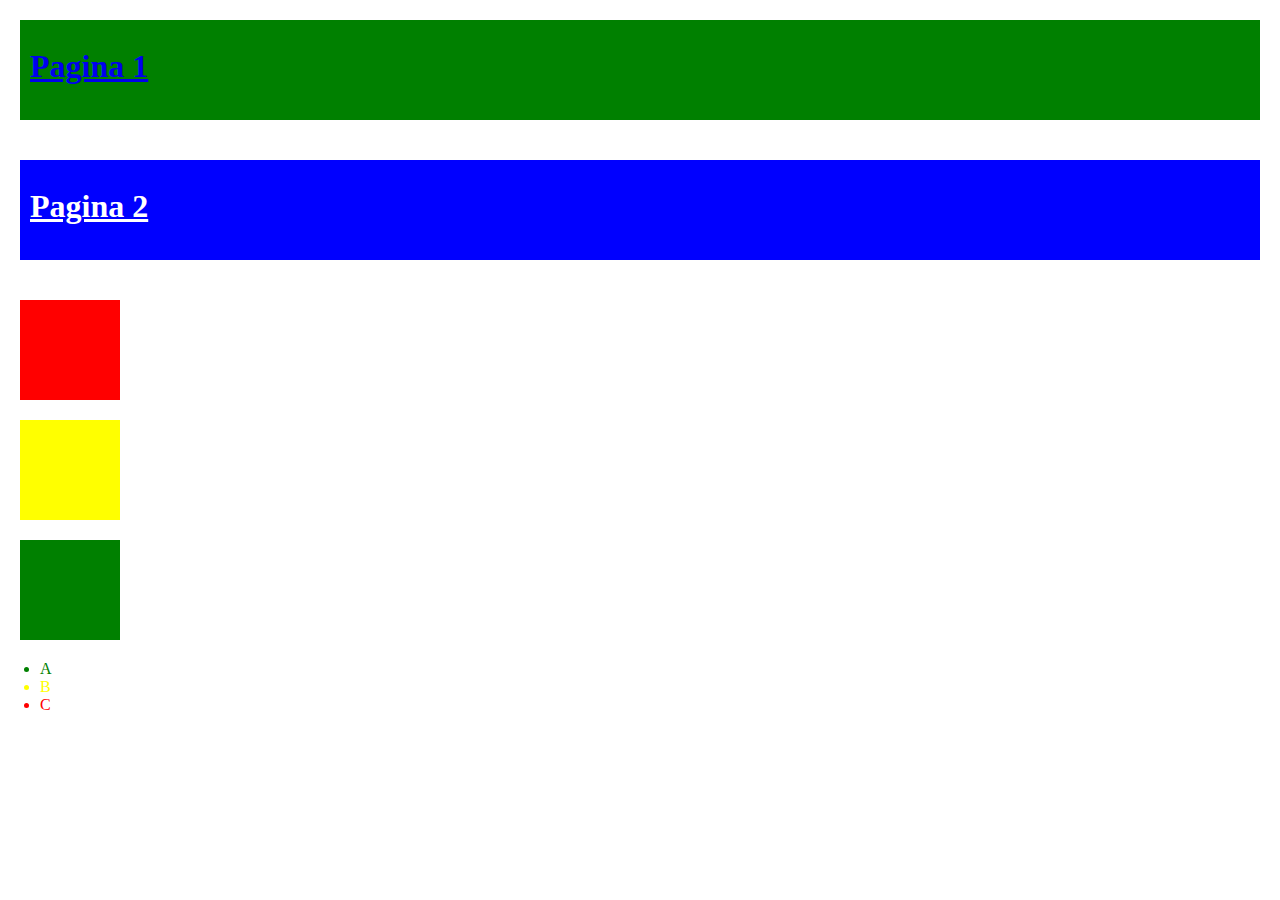
<file: index.html>
<!DOCTYPE html>
<html lang="en">
<head>
    <meta charset="UTF-8">
    <meta name="viewport" content="width=device-width, initial-scale=1.0">
    <link rel="stylesheet" href="style.css" />
    <title>esercizio</title>
</head>
<body>
        <div class ="box1"><a href="index.html" class ="link1"><h1>Pagina 1</h1></a></div>
        <div class ="box2"><a href="pagina2.html" class ="link2"><h1>Pagina 2</h1></a></div>
        <div class ="boxred"></div>
        <div class ="boxyellow"></div>
        <div class ="boxgreen"></div>
    <ul>
        <li style="color: green;">A</li>
        <li style="color: yellow;">B</li>
        <li style="color: red;">C</li>
    </ul>
</body>
</html>
</file>
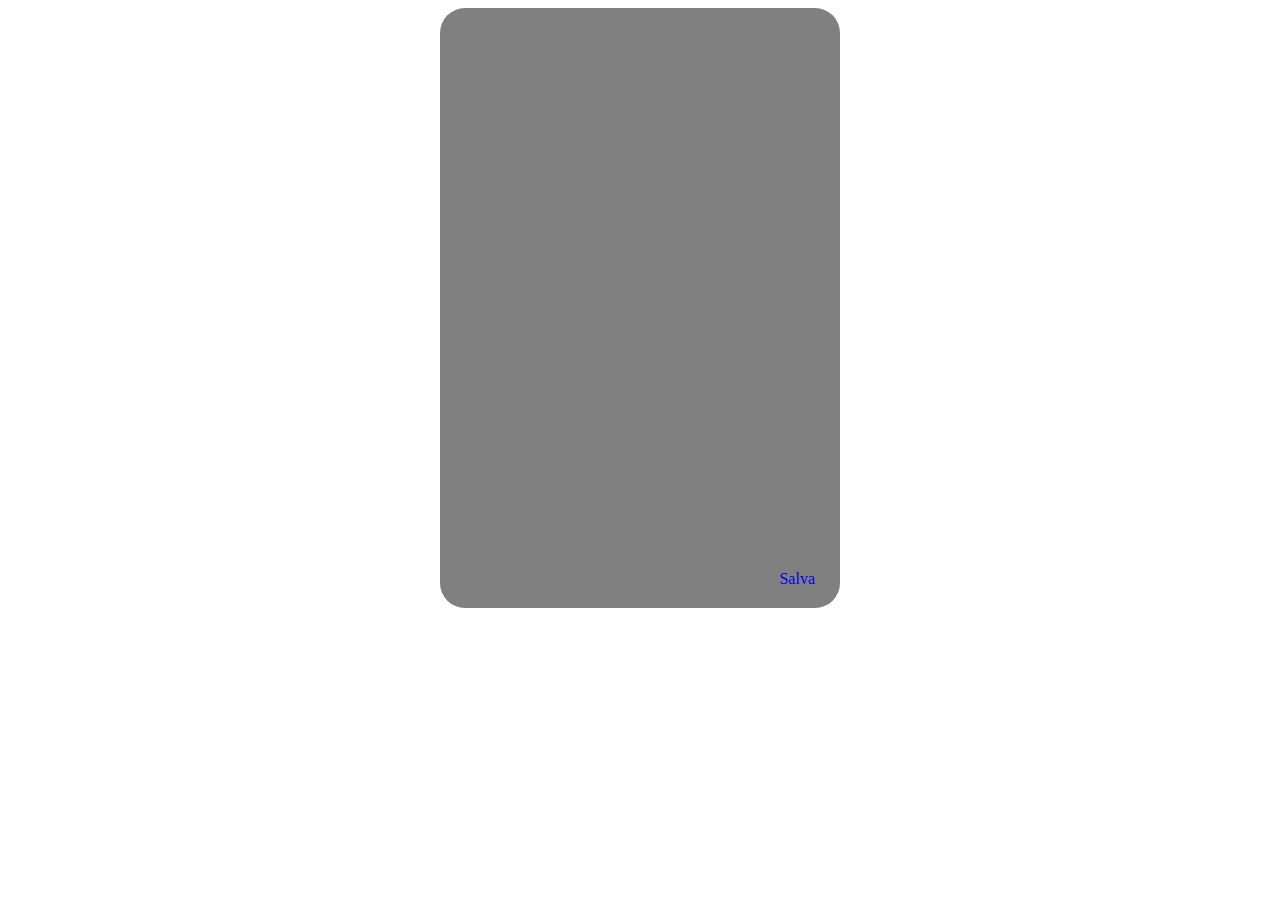
<file: esercizio1_22_card/index.html>
<!DOCTYPE html>
<html lang="en">
<head>
    <meta charset="UTF-8">
    <meta name="viewport" content="width=device-width, initial-scale=1.0">
    <link rel="stylesheet" href="style.css">
    <title>Document</title>
</head>
<body>
    <section class="sezione1">
        <div class="container">
            <a href="#"><div class="box">Salva</div></a>
        </div>
</section>
</body>
</html>
</file>
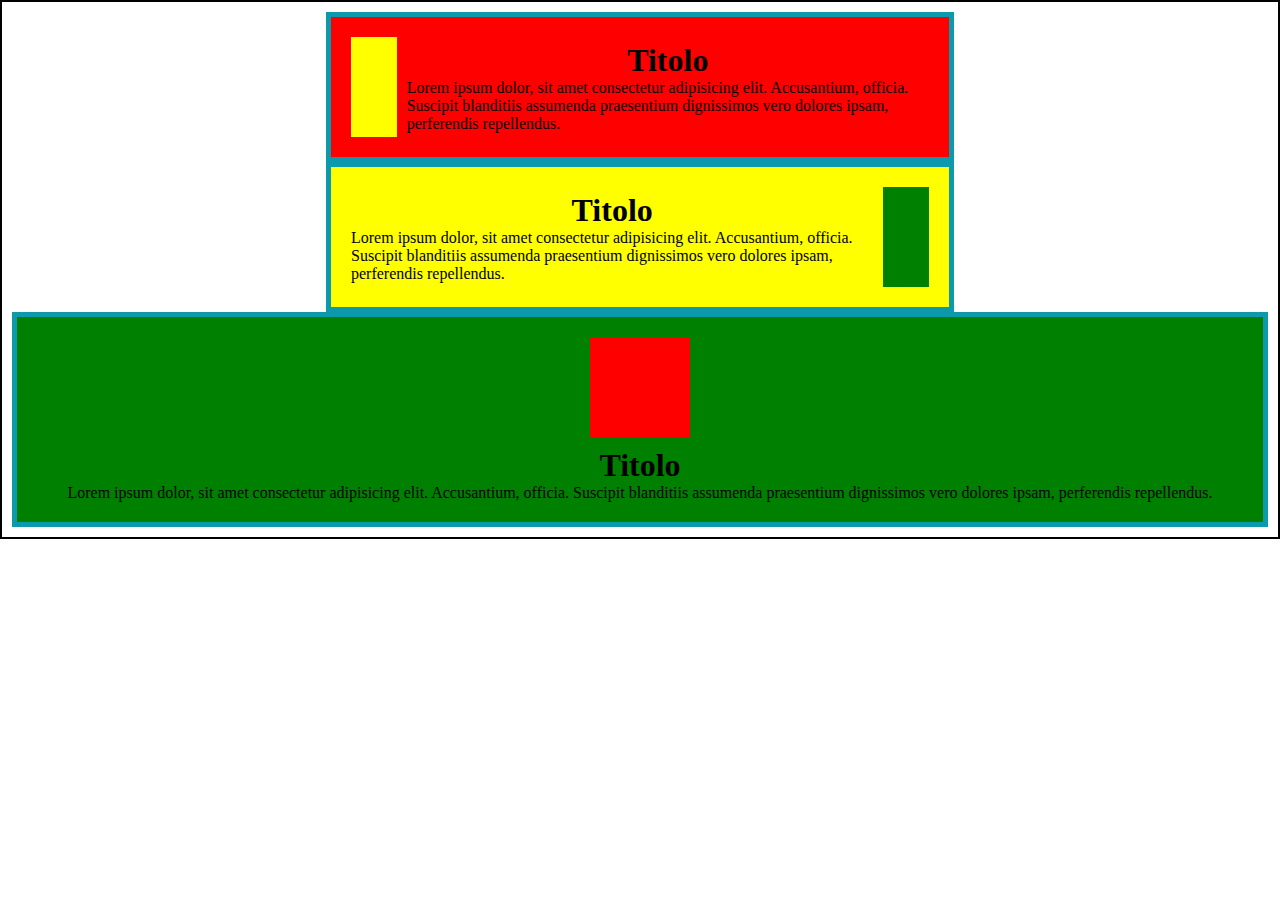
<file: esercizio1_23_queri_mobile/index.html>
<!DOCTYPE html>
<html lang="en">
<head>
    <meta charset="UTF-8">
    <meta name="viewport" content="width=device-width, initial-scale=1.0">
    <link rel="stylesheet" href="style.css">
    <title>Document</title>
</head>
<body>
    <div class="container">
        <div class="inner section1">
            <div class="box1"></div>
            <div class="txt1">
                <h1>Titolo</h1>
                <p>Lorem ipsum dolor, sit amet consectetur adipisicing elit.
                     Accusantium, officia. Suscipit blanditiis assumenda 
                     praesentium dignissimos vero dolores ipsam,
                     perferendis repellendus.</p>
            </div>
            
        </div>
        <div class="inner section2">
            <div class="box2"></div>
            <div class="txt2">
                <h1>Titolo</h1>
                <p>Lorem ipsum dolor, sit amet consectetur adipisicing elit.
                     Accusantium, officia. Suscipit blanditiis assumenda 
                     praesentium dignissimos vero dolores ipsam,
                     perferendis repellendus.</p>
            </div>
            
        </div>
        <div class="inner section3">
            <div class="box3"></div>
            <div class="txt3">
                <h1>Titolo</h1>
                <p>Lorem ipsum dolor, sit amet consectetur adipisicing elit.
                     Accusantium, officia. Suscipit blanditiis assumenda 
                     praesentium dignissimos vero dolores ipsam,
                     perferendis repellendus.</p>
            </div>
           
        </div>
    </div>
</body>
</html>
</file>
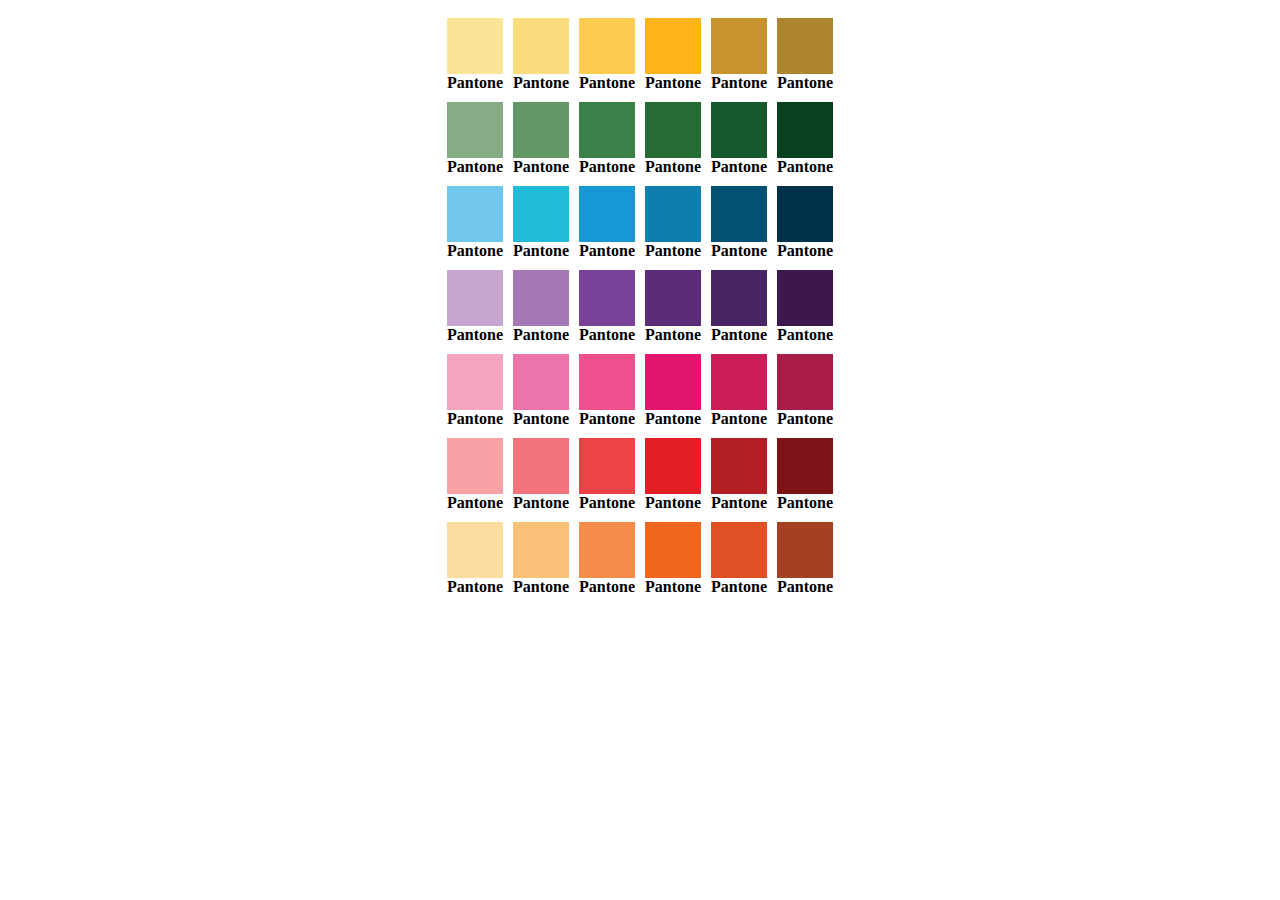
<file: esercizio2_22_patette-colori/index.html>
<!DOCTYPE html>
<html lang="en">
<head>
    <meta charset="UTF-8">
    <meta name="viewport" content="width=device-width, initial-scale=1.0">
    <link rel="stylesheet" href="style.css">
    <title>Document</title>
</head>
<body>
    <section class="sezione1">
        <div class="container">
            <div class="cube1">
                <div class="img1"></div>
                <div class="txt1">Pantone</div>
            </div>
            <div class="cube2">
                <div class="img2"></div>
                <div class="txt2">Pantone</div>
            </div>
            <div class="cube3">
                <div class="img3"></div>
                <div class="txt3">Pantone</div>
            </div>
            <div class="cube4">
                <div class="img4"></div>
                <div class="txt4">Pantone</div>
            </div>
            <div class="cube5">
                <div class="img5"></div>
                <div class="txt5">Pantone</div>
            </div>
            <div class="cube6">
                <div class="img6"></div>
                <div class="txt6">Pantone</div>
            </div>
            <div class="cube7">
                <div class="img7"></div>
                <div class="txt7">Pantone</div>
            </div>
            <div class="cube8">
                <div class="img8"></div>
                <div class="txt8">Pantone</div>
            </div>
            <div class="cube9">
                <div class="img9"></div>
                <div class="txt9">Pantone</div>
            </div>
            <div class="cube20">
                <div class="img20"></div>
                <div class="txt20">Pantone</div>
            </div>
            <div class="cube21">
                <div class="img21"></div>
                <div class="txt21">Pantone</div>
            </div>
            <div class="cube22">
                <div class="img22"></div>
                <div class="txt22">Pantone</div>
            </div>
            <div class="cube23">
                <div class="img23"></div>
                <div class="txt23">Pantone</div>
            </div>
            <div class="cube24">
                <div class="img24"></div>
                <div class="txt24">Pantone</div>
            </div>
            <div class="cube25">
                <div class="img25"></div>
                <div class="txt25">Pantone</div>
            </div>
            <div class="cube26">
                <div class="img26"></div>
                <div class="txt26">Pantone</div>
            </div>
            <div class="cube27">
                <div class="img27"></div>
                <div class="txt27">Pantone</div>
            </div>
            <div class="cube28">
                <div class="img28"></div>
                <div class="txt28">Pantone</div>
            </div>
            <div class="cube29">
                <div class="img29"></div>
                <div class="txt29">Pantone</div>
            </div>
            <div class="cube30">
                <div class="img30"></div>
                <div class="txt30">Pantone</div>
            </div>
            <div class="cube31">
                <div class="img31"></div>
                <div class="txt31">Pantone</div>
            </div>
            <div class="cube32">
                <div class="img32"></div>
                <div class="txt32">Pantone</div>
            </div>
            <div class="cube33">
                <div class="img33"></div>
                <div class="txt33">Pantone</div>
            </div>
            <div class="cube34">
                <div class="img34"></div>
                <div class="txt34">Pantone</div>
            </div>
            <div class="cube35">
                <div class="img35"></div>
                <div class="txt35">Pantone</div>
            </div>
            <div class="cube36">
                <div class="img36"></div>
                <div class="txt36">Pantone</div>
            </div>
            <div class="cube37">
                <div class="img37"></div>
                <div class="txt37">Pantone</div>
            </div>
            <div class="cube38">
                <div class="img38"></div>
                <div class="txt38">Pantone</div>
            </div>
            <div class="cube39">
                <div class="img39"></div>
                <div class="txt39">Pantone</div>
            </div>
            <div class="cube40">
                <div class="img40"></div>
                <div class="txt40">Pantone</div>
            </div>
            <div class="cube41">
                <div class="img41"></div>
                <div class="txt41">Pantone</div>
            </div>
            <div class="cube42">
                <div class="img42"></div>
                <div class="txt42">Pantone</div>
            </div>
            <div class="cube43">
                <div class="img43"></div>
                <div class="txt43">Pantone</div>
            </div>
            <div class="cube44">
                <div class="img44"></div>
                <div class="txt44">Pantone</div>
            </div>
            <div class="cube45">
                <div class="img45"></div>
                <div class="txt45">Pantone</div>
            </div>
            <div class="cube46">
                <div class="img46"></div>
                <div class="txt46">Pantone</div>
            </div>
            <div class="cube47">
                <div class="img47"></div>
                <div class="txt47">Pantone</div>
            </div>
            <div class="cube48">
                <div class="img48"></div>
                <div class="txt48">Pantone</div>
            </div>
            <div class="cube49">
                <div class="img49"></div>
                <div class="txt49">Pantone</div>
            </div>
            <div class="cube50">
                <div class="img50"></div>
                <div class="txt50">Pantone</div>
            </div>
            <div class="cube51">
                <div class="img51"></div>
                <div class="txt51">Pantone</div>
            </div>
            <div class="cube52">
                <div class="img52"></div>
                <div class="txt52">Pantone</div>
            </div>
          </div>
    </section>
</body>
</html>
</file>
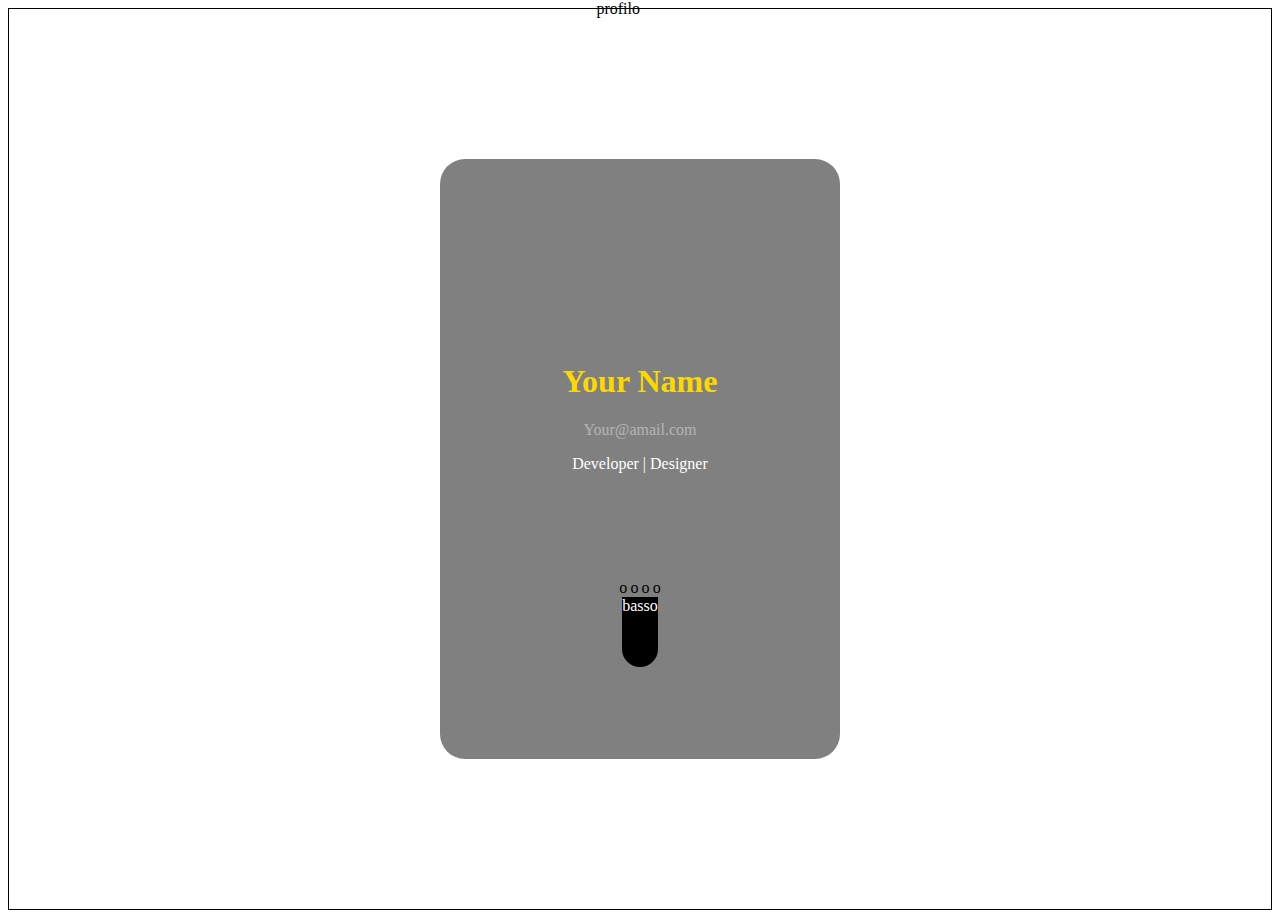
<file: esercizio3_22_card-profilo/index.html>
<!DOCTYPE html>
<html lang="en">
<head>
    <meta charset="UTF-8">
    <meta name="viewport" content="width=device-width, initial-scale=1.0">
    <link rel="stylesheet" href="style.css">
    <title>Document</title>
</head>
<body>
    <section class="sezione1">
        <div class="img">profilo</div>
        <div class="container">
            <div class="section_mic">
                <h1>Your Name</h1>
                <span>Your@amail.com</span>
                <p>Developer | Designer</p>
            </div>
            <div class="icon">
                <div class="github">o</div>
                <div class="x">o</div>
                <div class="youtube">o</div>
                <div class="linkedin">o</div>
            </div>
            <!-- parte bassa -->
            <div class="basso">basso</div>
        </div>
</section>
</body>
</html>
</file>
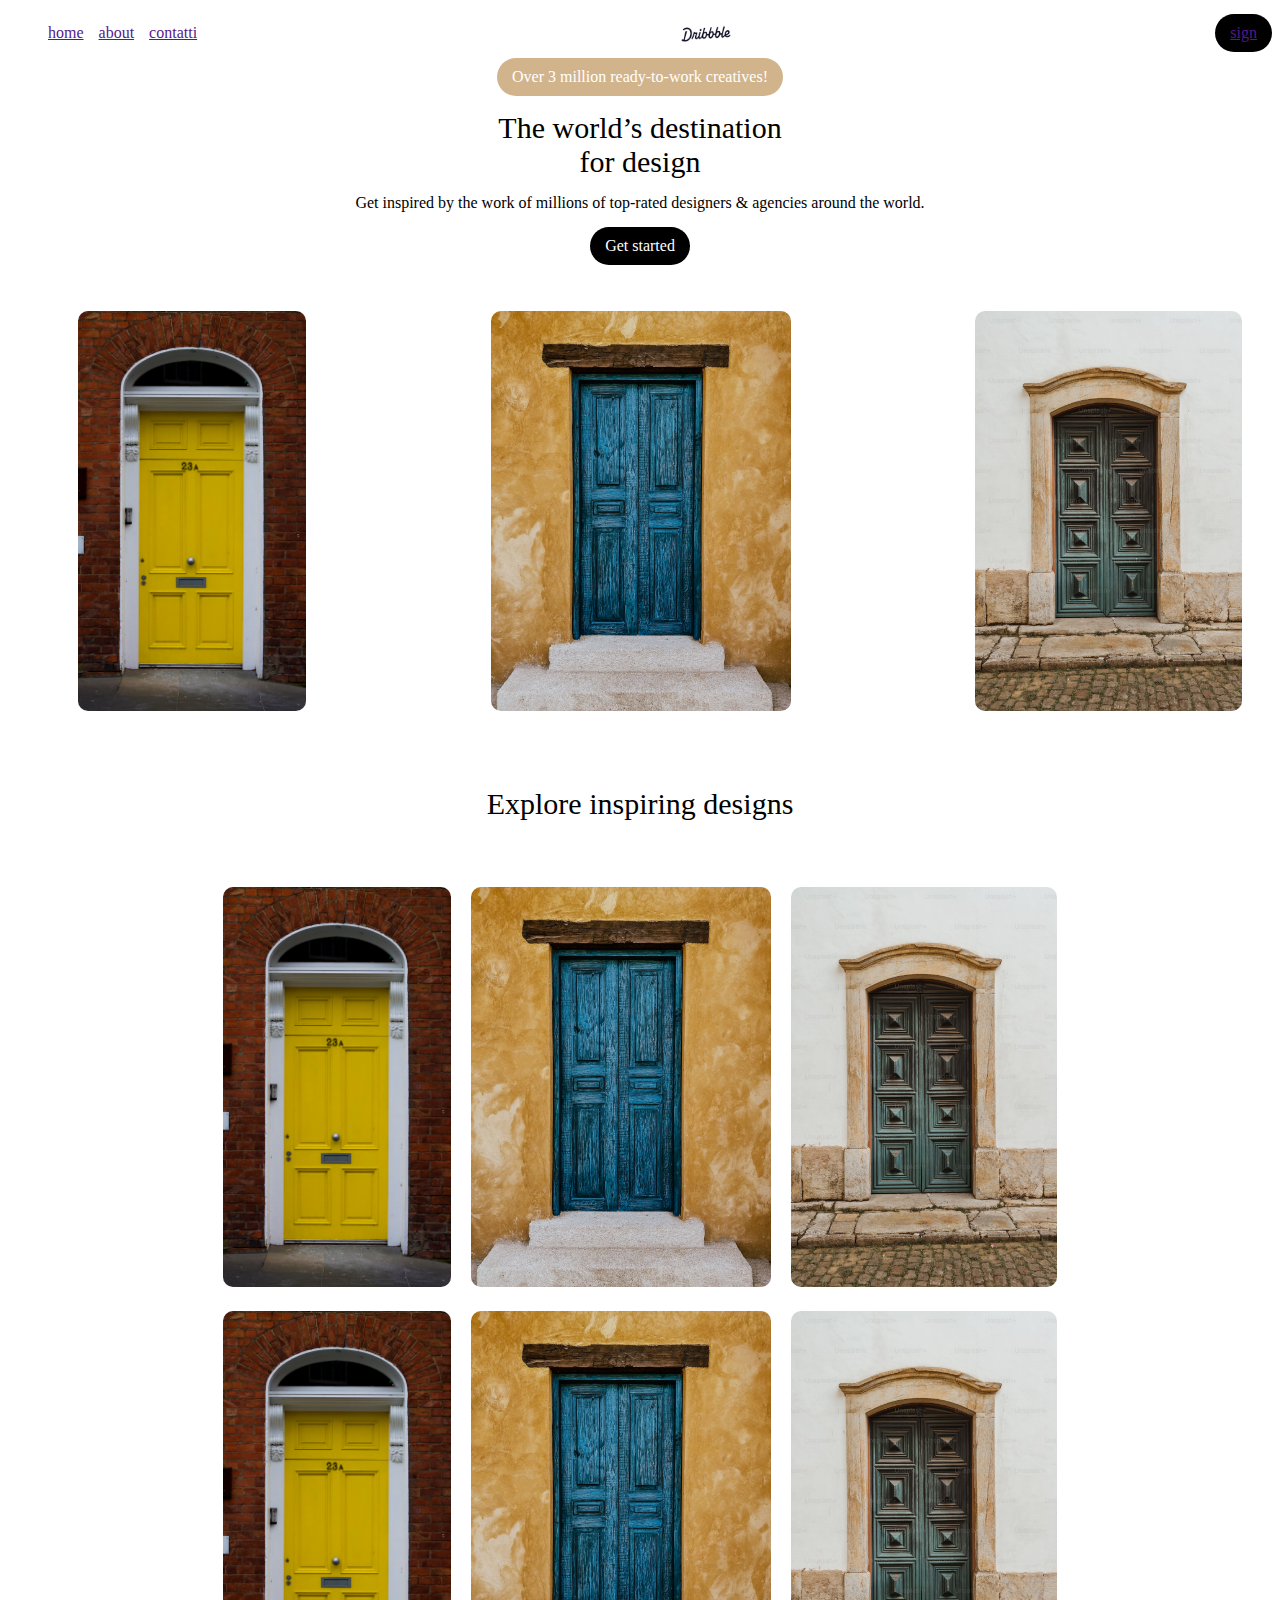
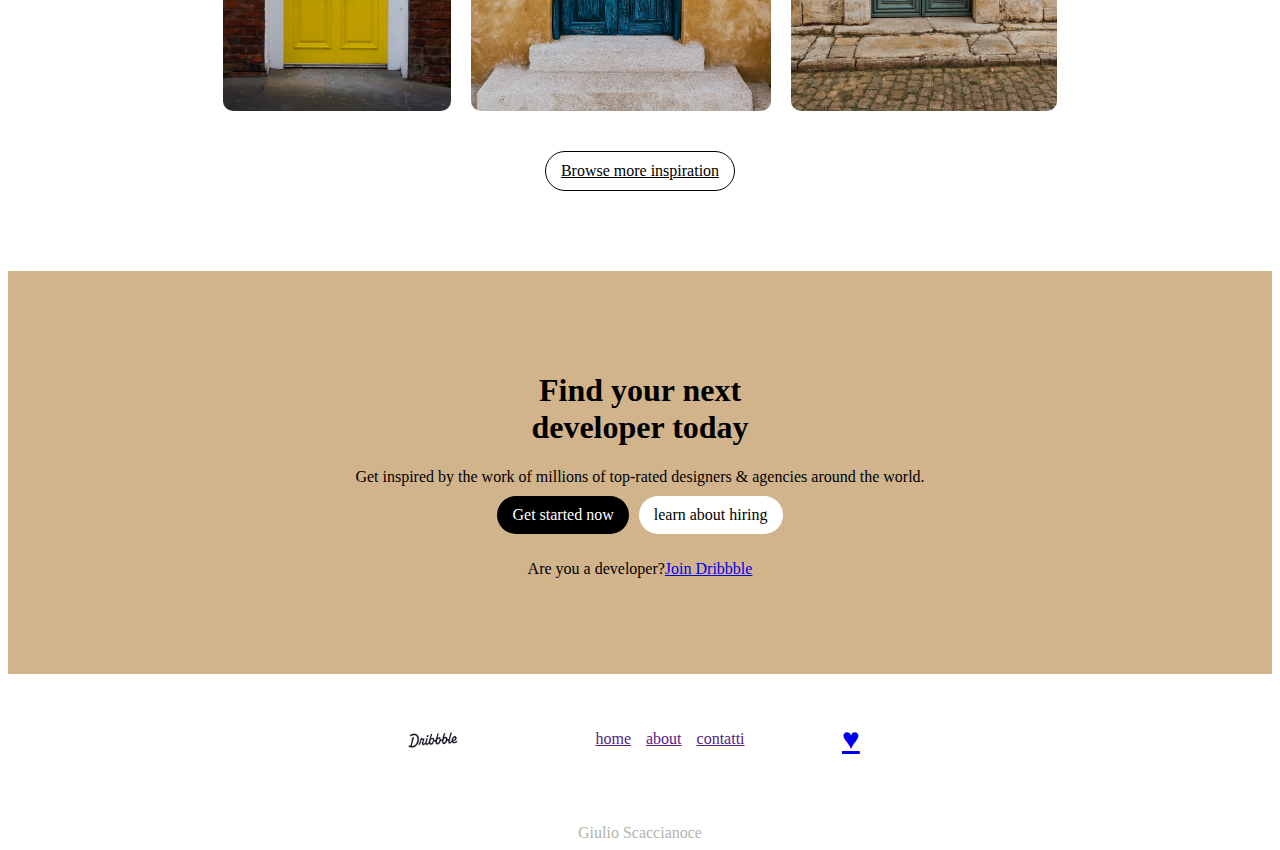
<file: proava css2/index.html>
<!DOCTYPE html>
<html lang="en">
<head>
    <meta charset="UTF-8">
    <meta name="viewport" content="width=device-width, initial-scale=1.0">
    <link rel="stylesheet" href="style.css">
    <title>dribble</title>
</head>
<header>
    <div class="hamburger"> 
        <div class="logo"><a href="index.html"><img src="assets/Dribbble-Logo.webp" alt="logo"></a></div> 
        <button>X</button>
    </div>
    <nav class="menu">
    
                <div class="second-menu"><ul>
                  <li><a href="">home</a></li>
                  <li><a href="">about</a></li>
                  <li><a href="">contatti</a></li>
            </ul></div>
            <div class="logo"><a href="index.html"><img src="assets/Dribbble-Logo.webp" alt="logo"></a></div>
            <div class="button-sign"><a href="">sign</a></div>
    </nav>

</header>
<body>
<section class="section1">
    <div class="button">Over 3 million ready-to-work creatives!</div>
    <div class="title1">The world’s destination<br> for design</div>
    <div>Get inspired by the work of millions of top-rated designers & agencies around the world.</div>
    <div class="button-sign">Get started</div>
</section>
<section class="section2">
    <ul>
        <li><img src="assets/porta1.png" alt="porta"></li>
        <li><img src="assets/porta2.png" alt="porta"></li>
        <li><img src="assets/porta3.png" alt="porta"></li>
    </ul>
</section>
<section class="section3">
<p class="title1">Explore inspiring designs</p>
<div class="container">
<ul>
    <li class="img"><img src="assets/porta1.png" alt="porta"></li>
    <li class="img"><img src="assets/porta2.png" alt="porta"></li>
    <li class="img"><img src="assets/porta3.png" alt="porta"></li>
    <li class="img"><img src="assets/porta1.png" alt="porta"></li>
    <li class="img"><img src="assets/porta2.png" alt="porta"></li>
    <li class="img"><img src="assets/porta3.png" alt="porta"></li>
</ul>

<a class="button_white" href="#">Browse more inspiration</a>
</div>
</section>
<sectin class="yellow">
    <h1>Find your next <br>developer today</h1>
    <span>Get inspired by the work of millions of top-rated 

        designers & agencies around the world.</span>
    <div class="buttons">
        <div class="butt1">Get started now</div>
        <div class="butt2">learn about hiring</div>
    </div>
    <p>Are you a developer?<a href="#">Join Dribbble</a></p>
</sectin>
<footer class="hiden_footer">
    <div class="logo"><a href="index.html"><img src="assets/Dribbble-Logo.webp" alt="logo"></a></div>
</footer>
<footer class="footer_menu">
   
    <div class="logo"><a href="index.html"><img src="assets/Dribbble-Logo.webp" alt="logo"></a></div>
        <div class="second-menu"><ul>
            <li><a href="">home</a></li>
            <li><a href="">about</a></li>
            <li><a href="">contatti</a></li>
        </ul></div>

        <div class="button-love"><a href="#">♥</a></div>

</footer>
<div class="extra">
    Giulio Scaccianoce
</div>
</body>
</html>
</file>
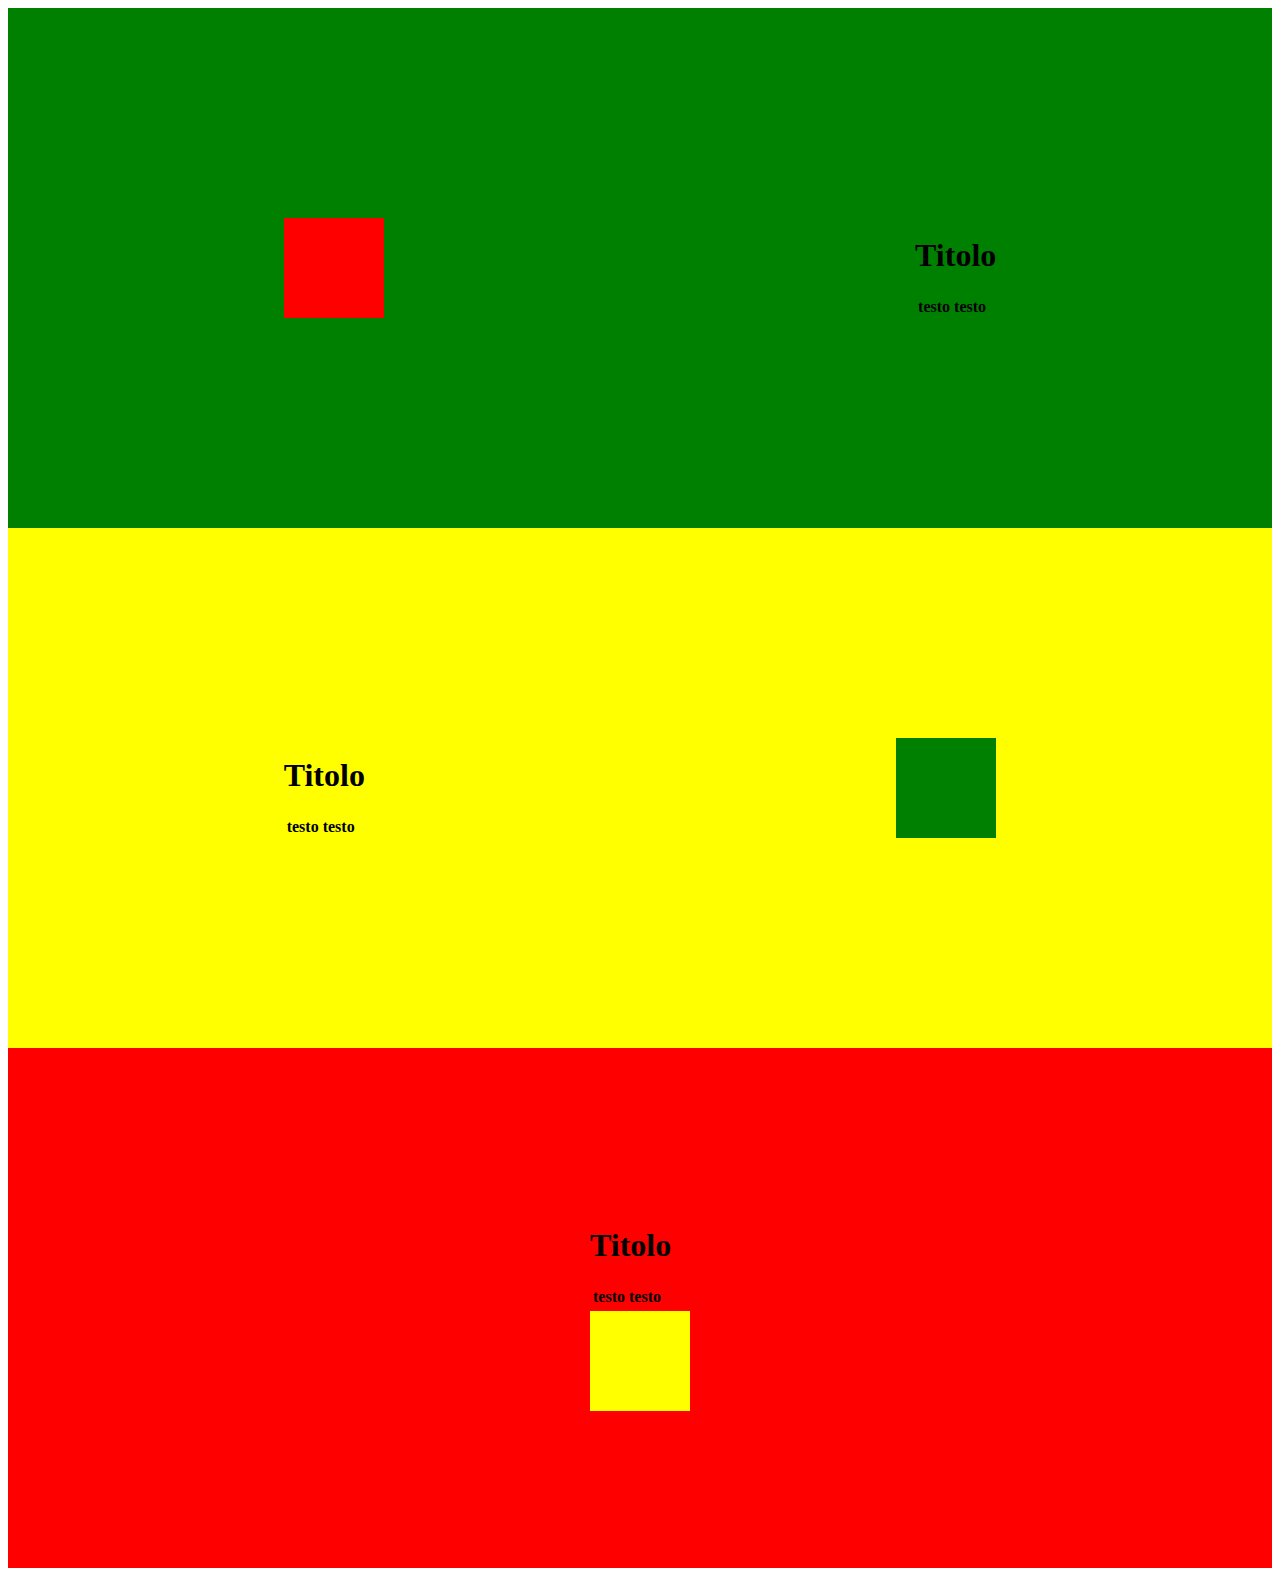
<file: prova css/index.html>
<!DOCTYPE html>
<html lang="en">
<head>
    <meta charset="UTF-8">
    <meta name="viewport" content="width=device-width, initial-scale=1.0">
    <link rel="stylesheet" href="file.css" />
    <title>Document</title>
</head>
<body>
    <section class="section1">
        <div class="scatolarossa"></div>
        <div><table><th>testo testo</th>
            <tr><h1>Titolo</h1></tr>
        </table>
           
        </ul></div></section>
    <section class="section2">
        <div class="scatolaverde"></div>
        <div><table><th>testo testo</th>
        <tr><h1>Titolo</h1></tr>
        </table>
           
        </section>
    <section class="section3">
       
        <div><table><th>testo testo</th>
            <tr><h1>Titolo</h1></tr>
        </table>
        <div class="scatolagialla"></div>   
       </section>
    
    
</body>
</html>
</file>
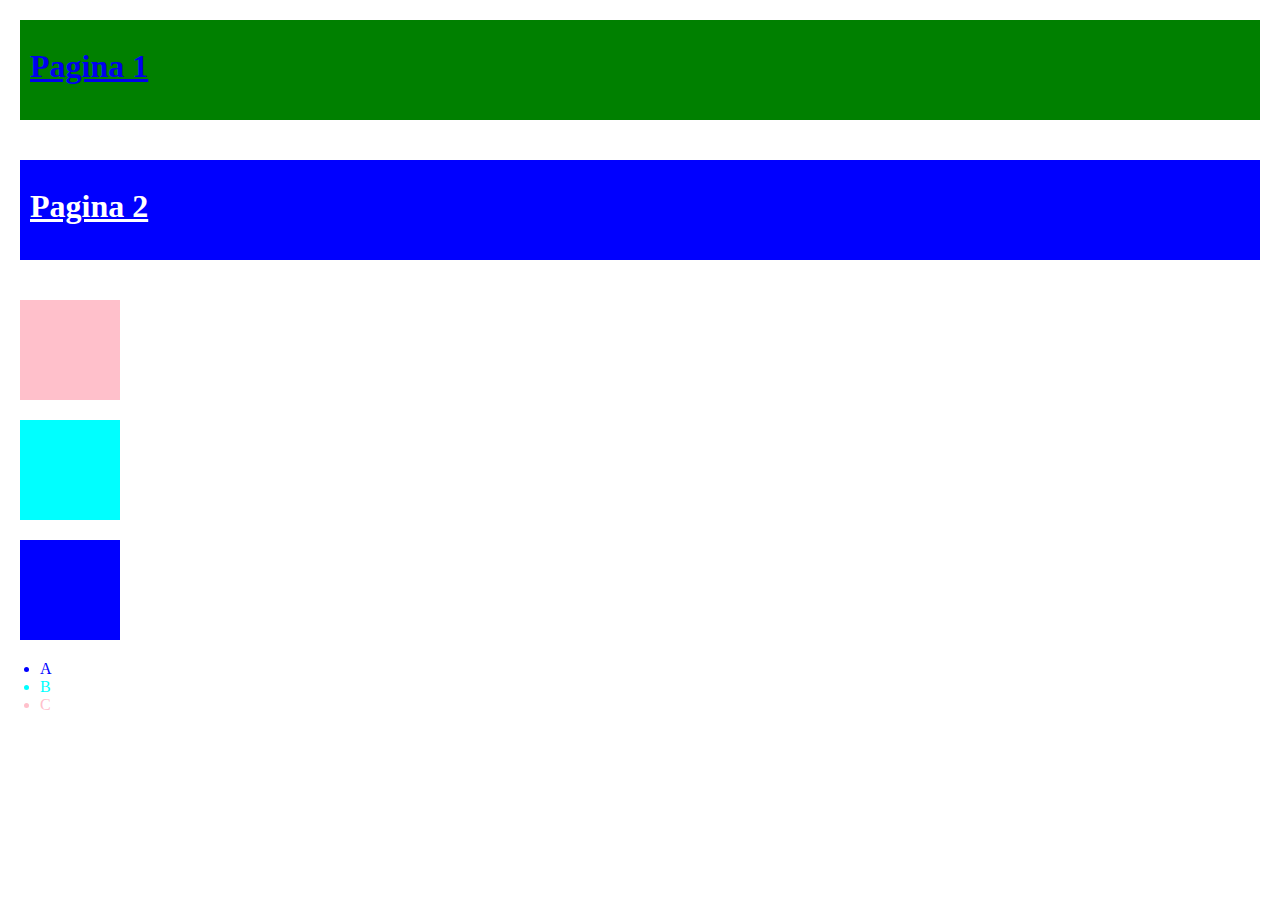
<file: pagina2.html>
<!DOCTYPE html>
<html lang="en">
<head>
    <meta charset="UTF-8">
    <meta name="viewport" content="width=device-width, initial-scale=1.0">
    <link rel="stylesheet" href="style.css" />
    <title>esercizio</title>
</head>
<body>
    <div class ="box1"><a href="index.html" class ="link1"><h1>Pagina 1</h1></a></div>
    <div class ="box2"><a href="pagina2.html" class ="link2"><h1>Pagina 2</h1></a></div>
        <div class ="boxpink"></div>
        <div class ="boxcyan"></div>
        <div class ="boxblue"></div>
    <ul>
        <li style="color: blue;">A</li>
        <li style="color: cyan;">B</li>
        <li style="color: pink;">C</li>
    </ul>
</body>
</html>
</file>
<file: style.css>
* {
    margin: 0;
    
    box-sizing: border-box;
  }

  .box1{
    padding: 10px;
    height: 100px;
    background-color: green;
    margin: 20px 20px 0px 20px;
  }

  .box2{
    padding: 10px;
    height: 100px;
    background-color: blue;
    margin: 40px 20px 40px 20px;
  }

  .boxred{
    width: 100px;
    height: 100px;
    background-color: red;
    margin: 20px;
  }
  .boxyellow{
    width: 100px;
    height: 100px;
    background-color: yellow;
    margin: 20px;
  }
  .boxgreen{
    width: 100px;
    height: 100px;
    background-color: green;
    color: green;
    margin: 20px;
  }
  .boxpink{
    width: 100px;
    height: 100px;
    background-color: pink;
    margin: 20px;
  }
  .boxcyan{
    width: 100px;
    height: 100px;
    background-color: cyan;
    margin: 20px;
  }
  .boxblue{
    width: 100px;
    height: 100px;
    background-color: blue;
    margin: 20px;
  }
  .link1{
    padding: 20px;
  }
  .link2{
    padding: 20px;
    color: white;
  }
</file>
<file: esercizio1_23_queri_mobile/style.css>
*{
    margin: 0px;
    padding: 0px;
    box-sizing: border-box;
}
.container{
    border: 2px solid black;
    /*height: calc(100/3);
    width: 100%;
    height: 100%;*/
    display: flex;
    flex-direction: column;
    padding: 10px;
    align-items: center;
}
.inner{
    border: 5px solid rgb(13, 153, 172);
    width: 50%;
    height: 100%;
}
.section1{
    width: 50%;
    height: 100%;
    padding: 20px;
    gap: 10px;
background-color: red;
display: flex;
justify-content: center;
}
.box1{
    height: 100px;
    width: 100px;
    background-color: yellow; 
   
}
.txt1{
display: flex;
justify-content: center;
align-items: center;
flex-direction: column;
}
.section2{
    width: 50%;
    height: 100%;
    padding: 20px;
    background-color: yellow;
    display: flex;
    flex-direction: row-reverse;
    gap: 10px;
}
.box2{
    height: 100px;
    width: 100px;
    background-color: green; 
     
}
.txt2{
    display: flex;
    justify-content: center;
    align-items: center;
    flex-direction: column;
}
.section3{
        width: 100%;
        height: 50%;
    padding: 20px;
    background-color: green;
    display: flex;
    align-items: center;
    flex-direction: column;
    gap: 10px;
}
.box3{
    height: 100px;
    width: 100px;
    background-color: red; 
   
}
.txt3{
    display: flex;
    justify-content: center;
    align-items: center;
    flex-direction: column;
}
</file>
<file: esercizio2_22_patette-colori/style.css>
*{
    font-weight: bold;
}
.sezione1{
    display: flex;
    align-items: center;
    justify-content: center;
    
}
.container {
    max-width: 1200px;
    display: grid;
    gap: 10px 10px;
    grid-template-columns: auto auto auto auto auto auto;
    padding: 10px;
}

.img1{
    background-color:#fae497;
    padding: 50%;
}
.img2{
        background-color:#fbdd7e;
        padding: 50%;
}
.img3{
        background-color:#fecc4e;
        padding: 50%;
}
.img4{
        background-color:#feb317;
        padding: 50%;
}
.img5{
        background-color:#c7942c;
        padding: 50%;
}
.img6{
        background-color:#ad852c;
        padding: 50%;
}
.img7{
        background-color:#87ab84;
        padding: 50%;
}
.img8{
        background-color:#649767;
        padding: 50%;
}
.img9{
        background-color:#3b824a;
        padding: 50%;
}
.img20{
        background-color:#276b34;
        padding: 50%;
}
.img21{
        background-color:#17582f;
        padding: 50%;
}
.img22{
        background-color:#09411e;
        padding: 50%;
}
.img23{
        background-color:#71c6eb;
        padding: 50%;
}
.img24{
        background-color:#21bbd9;
        padding: 50%;
}
.img25{
        background-color:#1899d5;
        padding: 50%;
}
.img26{
        background-color:#0e7eac;
        padding: 50%;
}
.img27{
        background-color:#025073;
        padding: 50%;
}
.img28{
        background-color:#00334b;
        padding: 50%;
}
.img29{
        background-color:#c6a6cf;
        padding: 50%;
}
.img30{
        background-color:#a577b4;
        padding: 50%;
}
.img31{
        background-color:#7a4199;
        padding: 50%;
}
.img32{
        background-color:#5c2b79;
        padding: 50%;
}
.img33{
        background-color:#472463;
        padding: 50%;
}
.img34{
        background-color:#3c184f;
        padding: 50%;
}
.img35{
        background-color:#f4a4bd;
        padding: 50%;
}
.img36{
        background-color:#eb75aa;
        padding: 50%;
}
.img37{
        background-color:#ef4f8c;
        padding: 50%;
}
.img38{
        background-color:#e21671;
        padding: 50%;
}
.img39{
        background-color:#cc1c55;
        padding: 50%;
}
.img40{
        background-color:#aa1c48;
        padding: 50%;
}
.img41{
        background-color:#f9a2a6;
        padding: 50%;
}
.img42{
        background-color:#f3747b;
        padding: 50%;
}
.img43{
        background-color:#ef4246;
        padding: 50%;
}
.img44{
        background-color:#e31e27;
        padding: 50%;
}
.img45{
        background-color:#b11e24;
        padding: 50%;
}
.img46{
        background-color:#7d1317;
        padding: 50%;
}
.img47{
        background-color:#fcdd9f;
        padding: 50%;
}
.img48{
        background-color:#f9c177;
        padding: 50%;
}
.img49{
        background-color:#f68c49;
        padding: 50%;
}
.img50{
        background-color:#f2671f;
        padding: 50%;
}
.img51{
        background-color:#e14f25;
        padding: 50%;
}
.img52{
        background-color:#a64022;
        padding: 50%;
}
</file>
<file: proava css2/style.css>
* {
    list-style: none;
}
.menu {
    display: flex;
    align-items: center;
    justify-content: space-between;
}
.second-menu ul{
display: flex;
align-items: center;
justify-content: space-between;
gap: 15px;

}

.logo img {
    align-items: center;
    width: 50px;
    height: 30px;
}
.section1{
    display: flex;
    align-items: center;
    flex-direction: column;
    gap: 15px;
    text-align: center;
}
.button {
    padding: 10px 15px;

    background-color: tan;
    color: white;
    border-radius: 25px;
}
.button-sign{
    padding: 10px 15px;
    background-color: rgb(0, 0, 0);
    color: white;
    border-radius: 25px;
}
.title1 {
    text-align: center;
    font-family: 'Times New Roman', Times, serif;
    font-size: 30px;
}
.section2{
   padding: 30px;
}
.section2 ul li img{
    max-height: 400px;
    display: grid;
    columns: auto auto auto;
    width: 100%;
    height: 100%;
    border-radius: 10px;
    /*padding: 10px 15px;*/
}
.section2 ul {
    gap: 10px;
    display: flex;
    align-items: center;
    justify-content: space-between;
}
/* .section3{
    display: grid;
    align-items: center;
    max-height: 400px;
    grid-template-columns: auto auto auto ;
    gap: 20px;
} */
 .section3 img {
    max-height: 400px;
    height: 100%;
    width: 100%;
    border-radius:10px;
} 
/* .section3 ul li{
    height: 100px;
    width: 100px;
} */
 .section3 ul {
    display: grid;
    align-items: center;
    grid-template-columns: auto auto auto ;
    gap: 20px;
    padding: 20px;
} 
.container{
    display: flex;
    flex-direction: column;
    align-items: center; 
}
.button_white{
    align-items: center;
    background-color: #fff;
    color: #000;
    border: 1px solid #000; 
    padding: 10px 15px;
    border-radius: 25px;
    text-align: center;
    display: inline-block;
}
.yellow{
    color: #000;
    text-align: center;
    display: flex;
    flex-direction: column;
    align-items: center;
    background-color: tan;
    margin-top: 80px;
    padding: 80px 40px;
}
.buttons{
    gap: 10px;
    display: flex;
    padding: 10px 15px;
    border-radius: 25px;
    text-align: center; 
    align-items: center;
}
.butt1{
    background-color: #000000;
    color: #ffffff;
    padding: 10px 15px;
    border-radius: 25px;
}
.butt2{
    background-color: #fff;
    color: #000;
    padding: 10px 15px;
    border-radius: 25px;
}
.footer_menu{
    display: flex;
    align-items: center;
    justify-content: space-between;
    padding: 40px 400px;
    
}
.button-love{
    width: 30px;
    font-size: 30px;
    fill: tan;
    /* hiden */
}
.extra{
    text-align: center;
    color: rgb(179, 179, 170);
    margin-top: 20px;
}
.hamburger{
    display: none;
  }
.hiden_footer{
    display: none;
  }
/* query */
@media screen and (max-width: 801px) {
    .hamburger {
      display: block;
      display: flex;
      justify-content: space-between;
      align-items: center;
      padding: 10px 15px;
    }
    .menu{
      display: none;
    }
    .section2{
        display: flex;
     }
     .section2 ul li img{
         max-height: 90%;
         max-width: 90%;
         width: 100%;
         height: 100%;
     }
     .section2 ul {
         flex-direction: column;
     }
     .section3 ul {
        display: flex;
        flex-direction: column;
    } 
    .buttons{
        flex-direction: column;
    }
    .hiden_footer{
        display: flex;
        display: block;
        justify-content: center;
        padding: 50%;
    }
    .footer_menu{
        display: none;
      }
  }
</file>
<file: prova css/file.css>
.scatolaverde{
    height: 100px;
    width: 100px;
    background-color: green; 
   
}
.scatolarossa{
    height: 100px;
    width: 100px;
    background-color: red; 
   
}
.scatolagialla{
    height: 100px;
    width: 100px;
    background-color: yellow; 
   
}
.section1{
    padding: 10px;
    height: 500px;
    display: flex;
    background-color: green;
    align-items: center;
    justify-content: space-around;
}
.section2{
    padding: 10px;
    height: 500px;
    display: flex;
    background-color: yellow;
    align-items: center;
    justify-content: space-around;
    flex-direction: row-reverse;
}
.section3{
    padding: 10px;
    height: 500px;
    display: flex;
    background-color: red;
    align-items: center;
    justify-content: space-around;
}
</file>
<file: esercizio1_22_card/style.css>
/* CSS RESET */
*{
    list-style: none;
    text-decoration: none;
}
.sezione1{
    display: flex;
    align-items: center;
    justify-content: center;
    
}
.container{
    position: relative;
    width: 400px;
    height: 600px;
    background-color: gray;
    border-radius: 25px;
}

.box{
    padding: 10px 15px;
    position: absolute;
    bottom: 10px;
    right: 10px;
    border-radius: 25px;
}

.container:hover .box{
    background-color: red;
}
</file>
<file: esercizio3_22_card-profilo/style.css>
/* CSS RESET */
*{
    list-style: none;
    text-decoration: none;
}

.sezione1{
    height: 100vh;
    border: 1px solid black;
   /* padding: 10px;*/
    display: flex;
    align-items: center;
    justify-content: center;
    /*position: relative;*/

}
.img{
    position: absolute;
    right: 50%;
    top: 0px;
    z-index: 1;
  }

.container{
    
   /* position: absolute;*/
    /*top: 90%;*/
    display: flex;
    justify-content: center;
    flex-direction: column;
    align-items: center;
    width: 400px;
    height: 600px;
    background-color: gray;
    border-radius: 25px;
    /*z-index: -1;*/
}
.section_mic{
    display: flex;
    flex-direction: column;
    align-items: center;
    margin: 90px 20px;
}
.section_mic p{
    color: white;
}
.section_mic h1{
    color: gold;
}
.section_mic span{
    color: white;
    opacity: 40%;
}

.icon{
    display: flex;
    justify-content: center;
    gap: 10%;
}
.basso{
    height: 70px;
    background-color: black;
    color: white;
    border-bottom-left-radius: 25px;
    border-bottom-right-radius: 25px;
}
</file>
